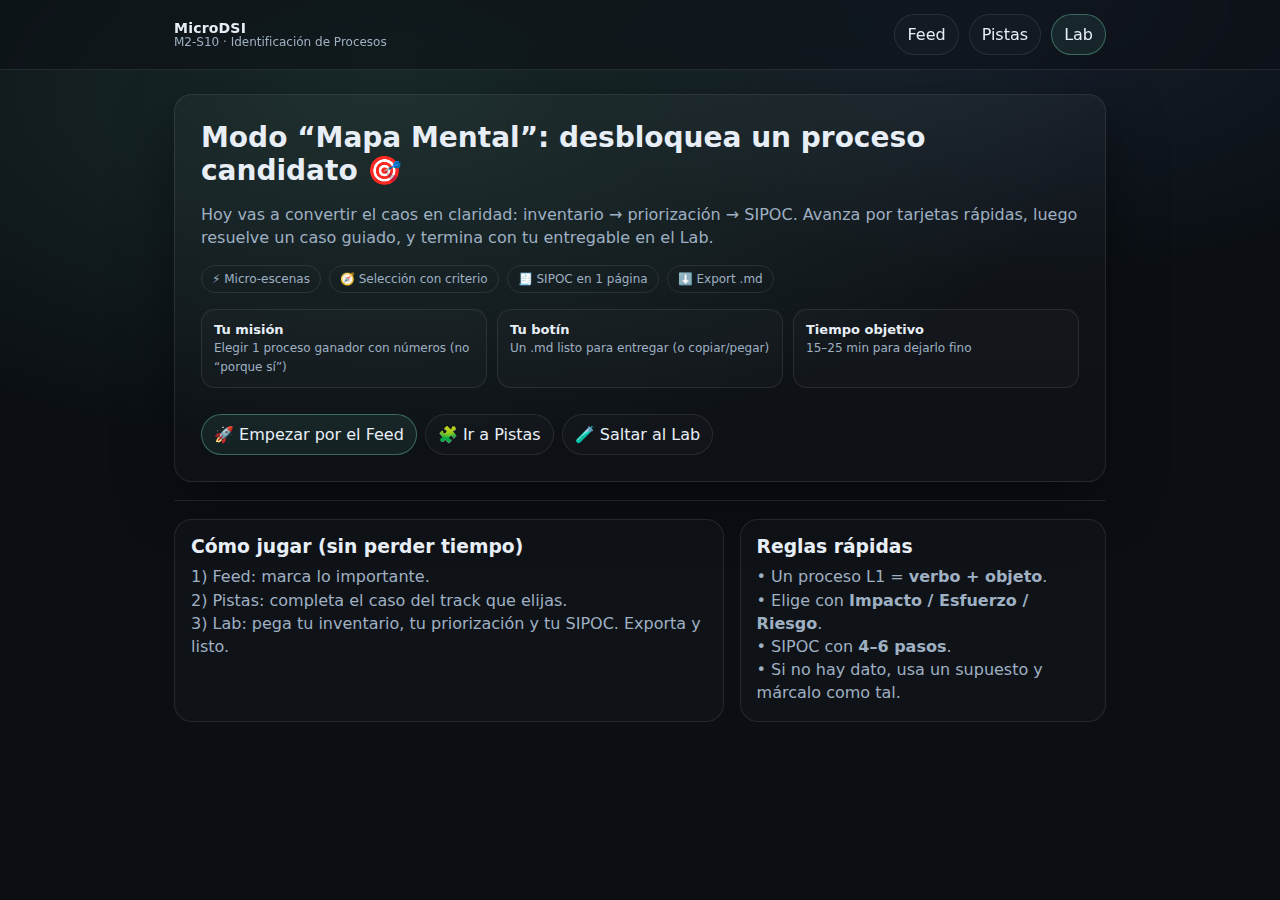
<file: index.html>
<!doctype html>
<html lang="es">
<head>
  <meta charset="utf-8"/>
  <meta name="viewport" content="width=device-width, initial-scale=1"/>
  <title>MicroDSI · M2-S10</title>
  <link rel="stylesheet" href="assets/styles.css"/>
</head>
<body>
  <header class="topbar">
    <div class="row">
      <div class="brand">
        <b>MicroDSI</b>
        <span>M2-S10 · Identificación de Procesos</span>
      </div>
      <nav class="nav">
        <a class="btn" href="feed.html">Feed</a>
        <a class="btn" href="pista.htm">Pistas</a>
        <a class="btn primary" href="lab.html">Lab</a>
      </nav>
    </div>
  </header>

  <main class="container">
    <section class="hero">
      <h1>Modo “Mapa Mental”: desbloquea un proceso candidato 🎯</h1>
      <p>
        Hoy vas a convertir el caos en claridad: inventario → priorización → SIPOC.
        Avanza por tarjetas rápidas, luego resuelve un caso guiado, y termina con tu entregable en el Lab.
      </p>

      <div class="chips">
        <span class="chip">⚡ Micro-escenas</span>
        <span class="chip">🧭 Selección con criterio</span>
        <span class="chip">🧾 SIPOC en 1 página</span>
        <span class="chip">⬇️ Export .md</span>
      </div>

      <div class="kpi">
        <div class="box">
          <b>Tu misión</b>
          <span>Elegir 1 proceso ganador con números (no “porque sí”)</span>
        </div>
        <div class="box">
          <b>Tu botín</b>
          <span>Un .md listo para entregar (o copiar/pegar)</span>
        </div>
        <div class="box">
          <b>Tiempo objetivo</b>
          <span>15–25 min para dejarlo fino</span>
        </div>
      </div>

      <div class="actions">
        <a class="btn primary" href="feed.html">🚀 Empezar por el Feed</a>
        <a class="btn" href="pista.htm">🧩 Ir a Pistas</a>
        <a class="btn" href="lab.html">🧪 Saltar al Lab</a>
      </div>
    </section>

    <hr class="sep"/>

    <section class="grid2">
      <div class="panel">
        <h3>Cómo jugar (sin perder tiempo)</h3>
        <p>
          1) Feed: marca lo importante. <br/>
          2) Pistas: completa el caso del track que elijas. <br/>
          3) Lab: pega tu inventario, tu priorización y tu SIPOC. Exporta y listo.
        </p>
      </div>

      <div class="panel">
        <h3>Reglas rápidas</h3>
        <p>
          • Un proceso L1 = <b>verbo + objeto</b>. <br/>
          • Elige con <b>Impacto / Esfuerzo / Riesgo</b>. <br/>
          • SIPOC con <b>4–6 pasos</b>. <br/>
          • Si no hay dato, usa un supuesto y márcalo como tal.
        </p>
      </div>
    </section>
  </main>

  <script src="assets/app.js"></script>
</body>
</html>
</file>
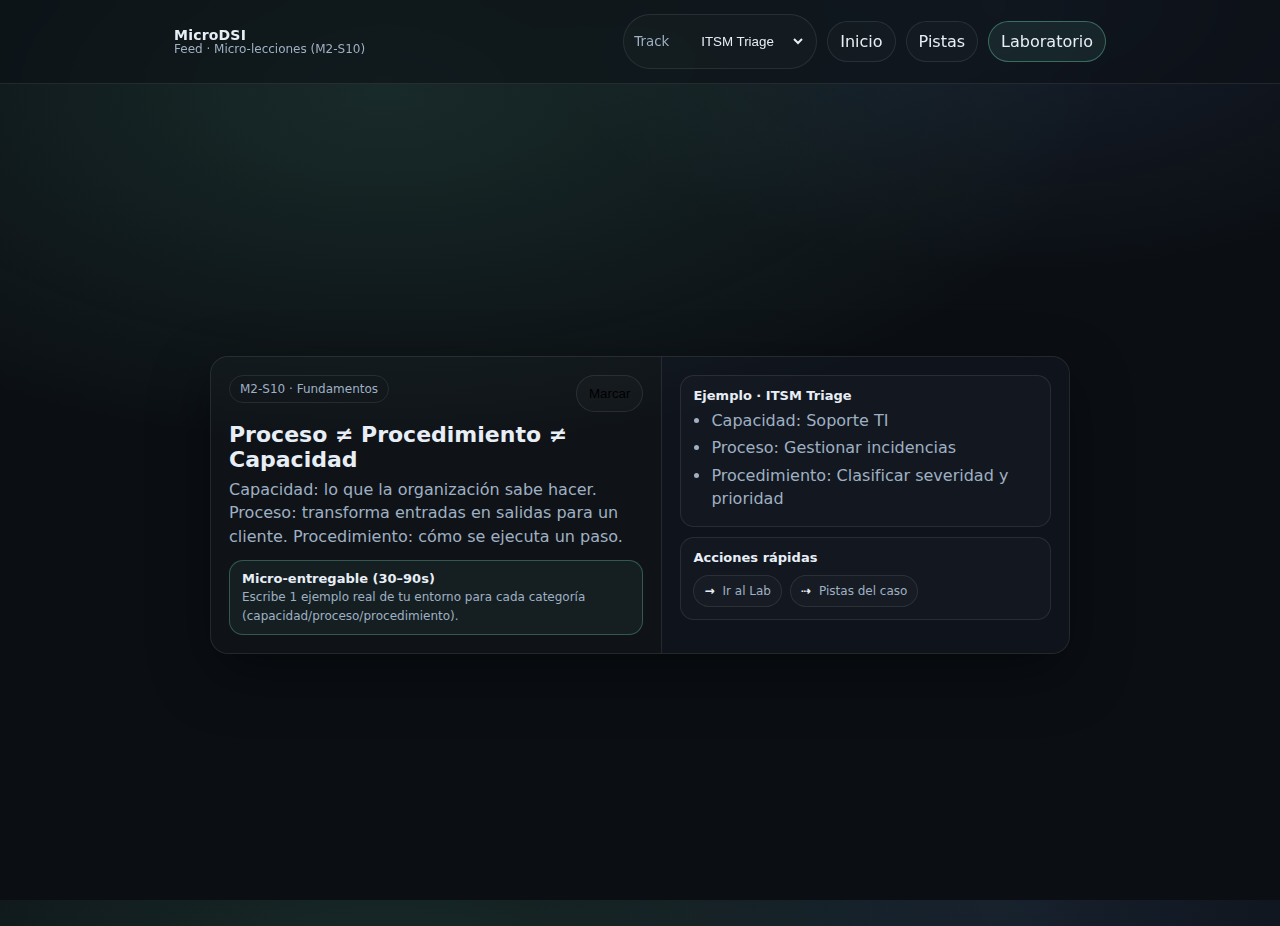
<file: feed.html>
<!doctype html>
<html lang="es">
<head>
  <meta charset="utf-8"/>
  <meta name="viewport" content="width=device-width, initial-scale=1"/>
  <title>MicroDSI · Feed</title>
  <link rel="stylesheet" href="assets/styles.css"/>
</head>
<body>
  <header class="topbar">
    <div class="row">
      <div class="brand">
        <b>MicroDSI</b>
        <span>Feed · Micro-lecciones (M2-S10)</span>
      </div>

      <nav class="nav">
        <!-- Selector de Track (controlado por assets/app.js) -->
        <div class="btn" style="padding:8px 10px; border-radius:999px;">
          <small style="margin-right:8px; color:var(--muted);">Track</small>
          <select id="trackSel" style="border:none; background:transparent; color:var(--text); outline:none;">
            <option value="itsm">ITSM Triage</option>
            <option value="hr">HR</option>
            <option value="proc">Procurement</option>
          </select>
        </div>

        <a class="btn" href="index.html">Inicio</a>
        <a class="btn" href="pista.htm">Pistas</a>
        <a class="btn primary" href="lab.html">Laboratorio</a>
      </nav>
    </div>
  </header>

  <main id="feedWrap" class="feedWrap"></main>

  <script src="assets/app.js"></script>
</body>
</html>
</file>
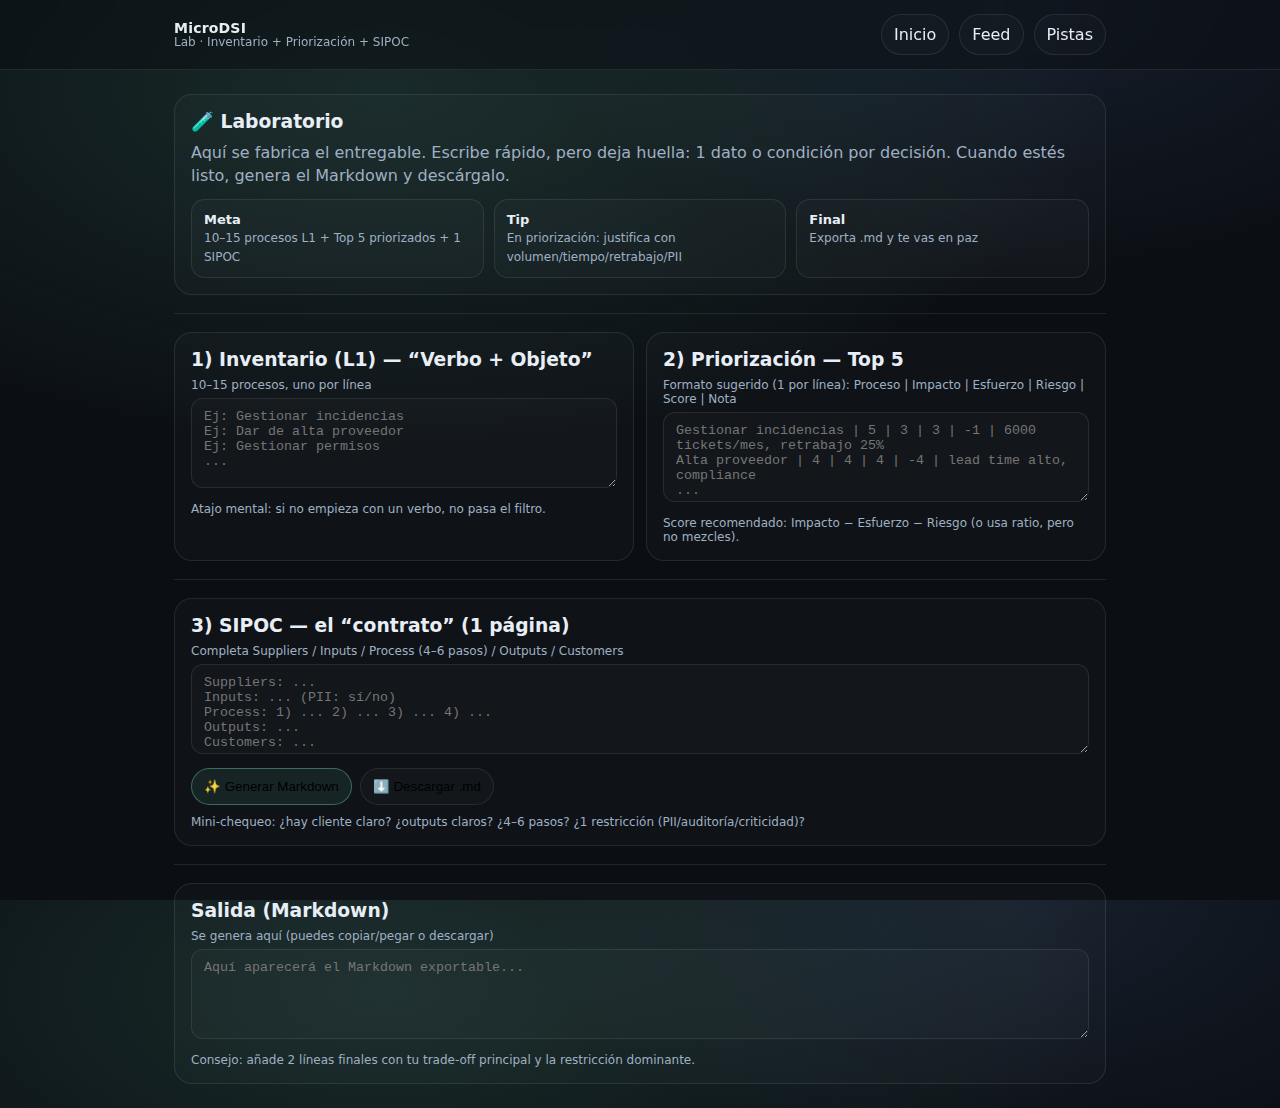
<file: lab.html>
<!doctype html>
<html lang="es">
<head>
  <meta charset="utf-8"/>
  <meta name="viewport" content="width=device-width, initial-scale=1"/>
  <title>MicroDSI · Lab</title>
  <link rel="stylesheet" href="assets/styles.css"/>
</head>
<body>
  <header class="topbar">
    <div class="row">
      <div class="brand">
        <b>MicroDSI</b>
        <span>Lab · Inventario + Priorización + SIPOC</span>
      </div>
      <nav class="nav">
        <a class="btn" href="index.html">Inicio</a>
        <a class="btn" href="feed.html">Feed</a>
        <a class="btn" href="pista.htm">Pistas</a>
      </nav>
    </div>
  </header>

  <main class="container">
    <section class="panel">
      <h3>🧪 Laboratorio</h3>
      <p>
        Aquí se fabrica el entregable. Escribe rápido, pero deja huella: 1 dato o condición por decisión.
        Cuando estés listo, genera el Markdown y descárgalo.
      </p>

      <div class="kpi" style="margin-top:12px">
        <div class="box"><b>Meta</b><span>10–15 procesos L1 + Top 5 priorizados + 1 SIPOC</span></div>
        <div class="box"><b>Tip</b><span>En priorización: justifica con volumen/tiempo/retrabajo/PII</span></div>
        <div class="box"><b>Final</b><span>Exporta .md y te vas en paz</span></div>
      </div>
    </section>

    <hr class="sep"/>

    <section class="formRow">
      <div class="panel">
        <h3>1) Inventario (L1) — “Verbo + Objeto”</h3>
        <label>10–15 procesos, uno por línea</label>
        <textarea id="inv" placeholder="Ej: Gestionar incidencias&#10;Ej: Dar de alta proveedor&#10;Ej: Gestionar permisos&#10;..."></textarea>
        <div class="footerHint">Atajo mental: si no empieza con un verbo, no pasa el filtro.</div>
      </div>

      <div class="panel">
        <h3>2) Priorización — Top 5</h3>
        <label>Formato sugerido (1 por línea): Proceso | Impacto | Esfuerzo | Riesgo | Score | Nota</label>
        <textarea id="prio" placeholder="Gestionar incidencias | 5 | 3 | 3 | -1 | 6000 tickets/mes, retrabajo 25%&#10;Alta proveedor | 4 | 4 | 4 | -4 | lead time alto, compliance&#10;..."></textarea>
        <div class="footerHint">
          Score recomendado: Impacto − Esfuerzo − Riesgo (o usa ratio, pero no mezcles).
        </div>
      </div>
    </section>

    <hr class="sep"/>

    <section class="panel">
      <h3>3) SIPOC — el “contrato” (1 página)</h3>
      <label>Completa Suppliers / Inputs / Process (4–6 pasos) / Outputs / Customers</label>
      <textarea id="sipoc" placeholder="Suppliers: ...&#10;Inputs: ... (PII: sí/no)&#10;Process: 1) ... 2) ... 3) ... 4) ...&#10;Outputs: ...&#10;Customers: ..."></textarea>

      <div class="actions">
        <button class="btn primary" id="btnExport" type="button">✨ Generar Markdown</button>
        <button class="btn" id="btnDownload" type="button">⬇️ Descargar .md</button>
      </div>

      <div class="footerHint">
        Mini-chequeo: ¿hay cliente claro? ¿outputs claros? ¿4–6 pasos? ¿1 restricción (PII/auditoría/criticidad)?
      </div>
    </section>

    <hr class="sep"/>

    <section class="panel">
      <h3>Salida (Markdown)</h3>
      <label>Se genera aquí (puedes copiar/pegar o descargar)</label>
      <textarea id="mdOut" placeholder="Aquí aparecerá el Markdown exportable..."></textarea>
      <div class="footerHint">Consejo: añade 2 líneas finales con tu trade-off principal y la restricción dominante.</div>
    </section>
  </main>

  <script src="assets/app.js"></script>
</body>
</html>
</file>
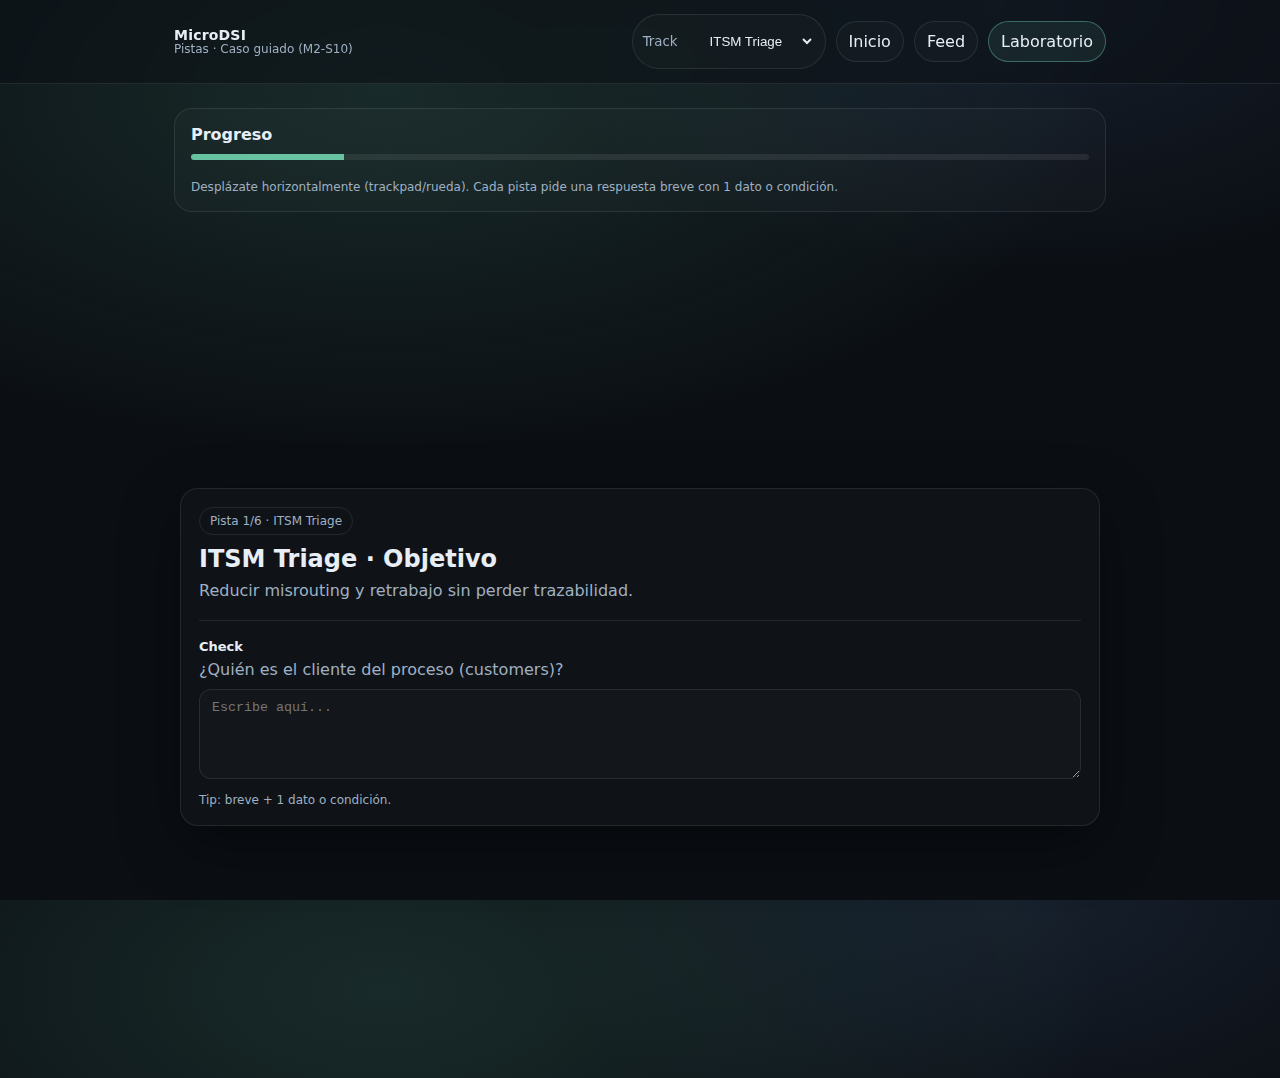
<file: pista.html>
<!doctype html>
<html lang="es">
<head>
  <meta charset="utf-8"/>
  <meta name="viewport" content="width=device-width, initial-scale=1"/>
  <title>MicroDSI · Pistas</title>
  <link rel="stylesheet" href="assets/styles.css"/>
</head>
<body>
  <header class="topbar">
    <div class="row">
      <div class="brand">
        <b>MicroDSI</b>
        <span>Pistas · Caso guiado (M2-S10)</span>
      </div>

      <nav class="nav">
        <!-- Selector de Track (controlado por assets/app.js) -->
        <div class="btn" style="padding:8px 10px; border-radius:999px;">
          <small style="margin-right:8px; color:var(--muted);">Track</small>
          <select id="trackSel" style="border:none; background:transparent; color:var(--text); outline:none;">
            <option value="itsm">ITSM Triage</option>
            <option value="hr">HR</option>
            <option value="proc">Procurement</option>
          </select>
        </div>

        <a class="btn" href="index.html">Inicio</a>
        <a class="btn" href="feed.html">Feed</a>
        <a class="btn primary" href="lab.html">Laboratorio</a>
      </nav>
    </div>
  </header>

  <main class="container">
    <div class="panel">
      <b>Progreso</b>
      <div class="progress"><i id="prog"></i></div>
      <span class="footerHint">
        Desplázate horizontalmente (trackpad/rueda). Cada pista pide una respuesta breve con 1 dato o condición.
      </span>
    </div>
  </main>

  <main id="pistaWrap" class="pistaWrap"></main>

  <script src="assets/app.js"></script>
</body>
</html>
</file>
<file: assets/styles.css>
:root{
  --bg:#0b0f14;
  --panel:#101826;
  --card:#0f1724;
  --text:#e8eef6;
  --muted:#9fb0c3;
  --accent:#7cf1c6;
  --warn:#ffcc66;
  --danger:#ff6b6b;
  --line:rgba(255,255,255,.09);
  --radius:18px;
  --shadow: 0 20px 60px rgba(0,0,0,.45);
  --maxw: 980px;
  --font: ui-sans-serif, system-ui, -apple-system, Segoe UI, Roboto, Arial;
}

*{box-sizing:border-box}
html,body{height:100%}
body{
  margin:0; font-family:var(--font);
  background: radial-gradient(1200px 600px at 30% 10%, rgba(124,241,198,.12), transparent 60%),
              radial-gradient(900px 500px at 80% 0%, rgba(120,170,255,.10), transparent 55%),
              var(--bg);
  color:var(--text);
}

a{color:inherit; text-decoration:none}
.container{max-width:var(--maxw); margin:0 auto; padding:24px}
.topbar{
  position:sticky; top:0; z-index:10;
  backdrop-filter: blur(10px);
  background: rgba(11,15,20,.55);
  border-bottom:1px solid var(--line);
}
.topbar .row{display:flex; align-items:center; justify-content:space-between; gap:12px; padding:14px 24px; max-width:var(--maxw); margin:0 auto;}
.brand{display:flex; flex-direction:column; line-height:1.05}
.brand b{font-size:14px; letter-spacing:.2px}
.brand span{font-size:12px; color:var(--muted)}
.nav{display:flex; gap:10px; align-items:center}
.btn{
  display:inline-flex; align-items:center; gap:8px;
  border:1px solid var(--line);
  background: rgba(255,255,255,.02);
  padding:10px 12px; border-radius:999px;
  transition:.15s transform, .15s background;
}
.btn:hover{transform:translateY(-1px); background: rgba(255,255,255,.05)}
.btn.primary{border-color: rgba(124,241,198,.35); background: rgba(124,241,198,.08)}
.btn small{color:var(--muted)}

.hero{
  display:grid; gap:16px; padding:26px;
  border:1px solid var(--line); border-radius:var(--radius);
  background: linear-gradient(180deg, rgba(255,255,255,.03), rgba(255,255,255,.01));
  box-shadow: var(--shadow);
}
.hero h1{margin:0; font-size:28px}
.hero p{margin:0; color:var(--muted); line-height:1.45}
.chips{display:flex; flex-wrap:wrap; gap:8px}
.chip{
  font-size:12px; color:var(--muted);
  border:1px solid var(--line);
  padding:6px 10px; border-radius:999px;
}

.grid2{display:grid; grid-template-columns:1.2fr .8fr; gap:16px}
@media(max-width:900px){.grid2{grid-template-columns:1fr}}

.panel{
  border:1px solid var(--line); border-radius:var(--radius);
  background: rgba(255,255,255,.02);
  padding:16px;
}
.panel h3{margin:0 0 8px 0}
.panel p{margin:0; color:var(--muted); line-height:1.45}

hr.sep{border:none; border-top:1px solid var(--line); margin:18px 0}

.kpi{display:flex; gap:10px; flex-wrap:wrap}
.kpi .box{
  flex:1; min-width:160px;
  border:1px solid var(--line); border-radius:14px; padding:12px;
  background: rgba(255,255,255,.02);
}
.kpi .box b{display:block; font-size:13px}
.kpi .box span{color:var(--muted); font-size:12px}

/* ===== FEED (vertical snap) ===== */
.feedWrap{
  height: calc(100vh - 58px);
  overflow-y:auto;
  scroll-snap-type: y mandatory;
}
.cardSnap{
  scroll-snap-align:start;
  min-height: calc(100vh - 58px);
  padding:22px 18px;
  display:flex; align-items:center; justify-content:center;
}
.lessonCard{
  width:min(860px, 100%);
  border:1px solid var(--line);
  border-radius: var(--radius);
  background: rgba(255,255,255,.02);
  box-shadow: var(--shadow);
  display:grid;
  grid-template-columns: 1.05fr .95fr;
  overflow:hidden;
}
@media(max-width:900px){.lessonCard{grid-template-columns:1fr}}

.lessonMain{padding:18px 18px 18px 18px}
.lessonSide{
  padding:18px;
  border-left:1px solid var(--line);
  background: rgba(16,24,38,.35);
}
@media(max-width:900px){.lessonSide{border-left:none; border-top:1px solid var(--line)}}

.badge{
  display:inline-flex; align-items:center; gap:8px;
  font-size:12px; color:var(--muted);
  border:1px solid var(--line);
  padding:6px 10px; border-radius:999px;
}
.titleRow{display:flex; align-items:flex-start; justify-content:space-between; gap:12px}
.lessonMain h2{margin:10px 0 6px 0; font-size:22px}
.lessonMain p{margin:0; color:var(--muted); line-height:1.45}

.callout{
  margin-top:12px;
  border:1px solid rgba(124,241,198,.28);
  background: rgba(124,241,198,.06);
  border-radius:14px; padding:10px 12px;
}
.callout b{display:block; font-size:13px}
.callout span{color:var(--muted); font-size:12px}

.sideBlock{border:1px solid var(--line); border-radius:14px; padding:12px; background: rgba(255,255,255,.02); margin-bottom:10px}
.sideBlock h4{margin:0 0 6px 0; font-size:13px}
.sideBlock ul{margin:0; padding-left:18px; color:var(--muted); line-height:1.45}
.sideBlock li{margin:4px 0}

.actions{display:flex; gap:8px; flex-wrap:wrap; margin-top:10px}
.pill{
  display:inline-flex; align-items:center; gap:8px;
  border:1px solid var(--line); background: rgba(255,255,255,.02);
  padding:8px 10px; border-radius:999px; font-size:12px; color:var(--muted);
}
.pill strong{color:var(--text); font-weight:600}

/* ===== PISTA (horizontal) ===== */
.pistaWrap{
  height: calc(100vh - 58px);
  overflow-x:auto;
  overflow-y:hidden;
  scroll-snap-type: x mandatory;
  display:flex;
}
.pista{
  scroll-snap-align:start;
  min-width: 100%;
  padding:22px;
  display:flex; align-items:center; justify-content:center;
}
.pistaCard{
  width:min(920px, 100%);
  border:1px solid var(--line);
  border-radius:var(--radius);
  background: rgba(255,255,255,.02);
  box-shadow: var(--shadow);
  padding:18px;
}
.progress{
  height:6px; border-radius:999px;
  background: rgba(255,255,255,.08);
  overflow:hidden; margin:10px 0 16px 0;
}
.progress > i{display:block; height:100%; width:0%; background: rgba(124,241,198,.75);}

.formRow{display:grid; grid-template-columns:1fr 1fr; gap:12px}
@media(max-width:900px){.formRow{grid-template-columns:1fr}}
label{font-size:12px; color:var(--muted); display:block; margin-bottom:6px}
input, textarea, select{
  width:100%;
  background: rgba(255,255,255,.02);
  border:1px solid var(--line);
  border-radius:12px;
  color:var(--text);
  padding:10px 12px;
}
textarea{min-height:90px; resize:vertical}

.footerHint{color:var(--muted); font-size:12px; margin-top:10px}
</file>
